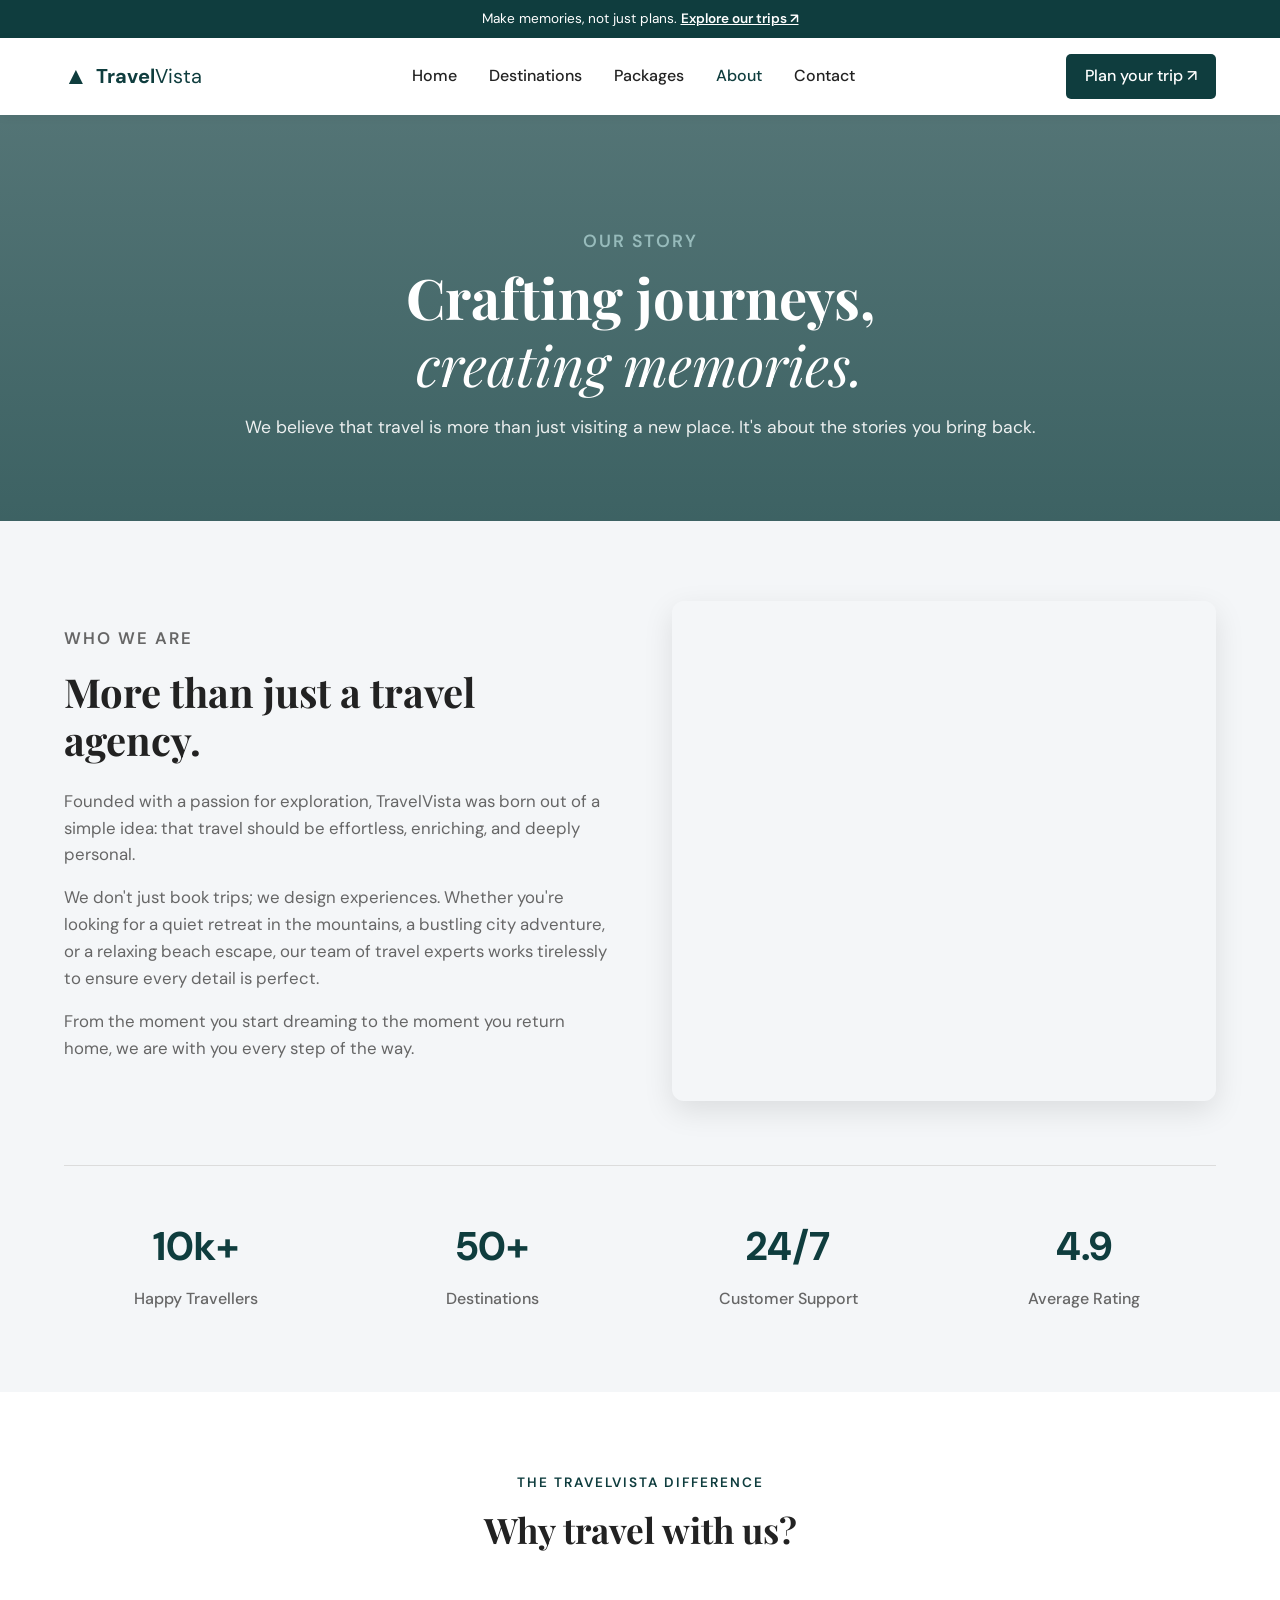
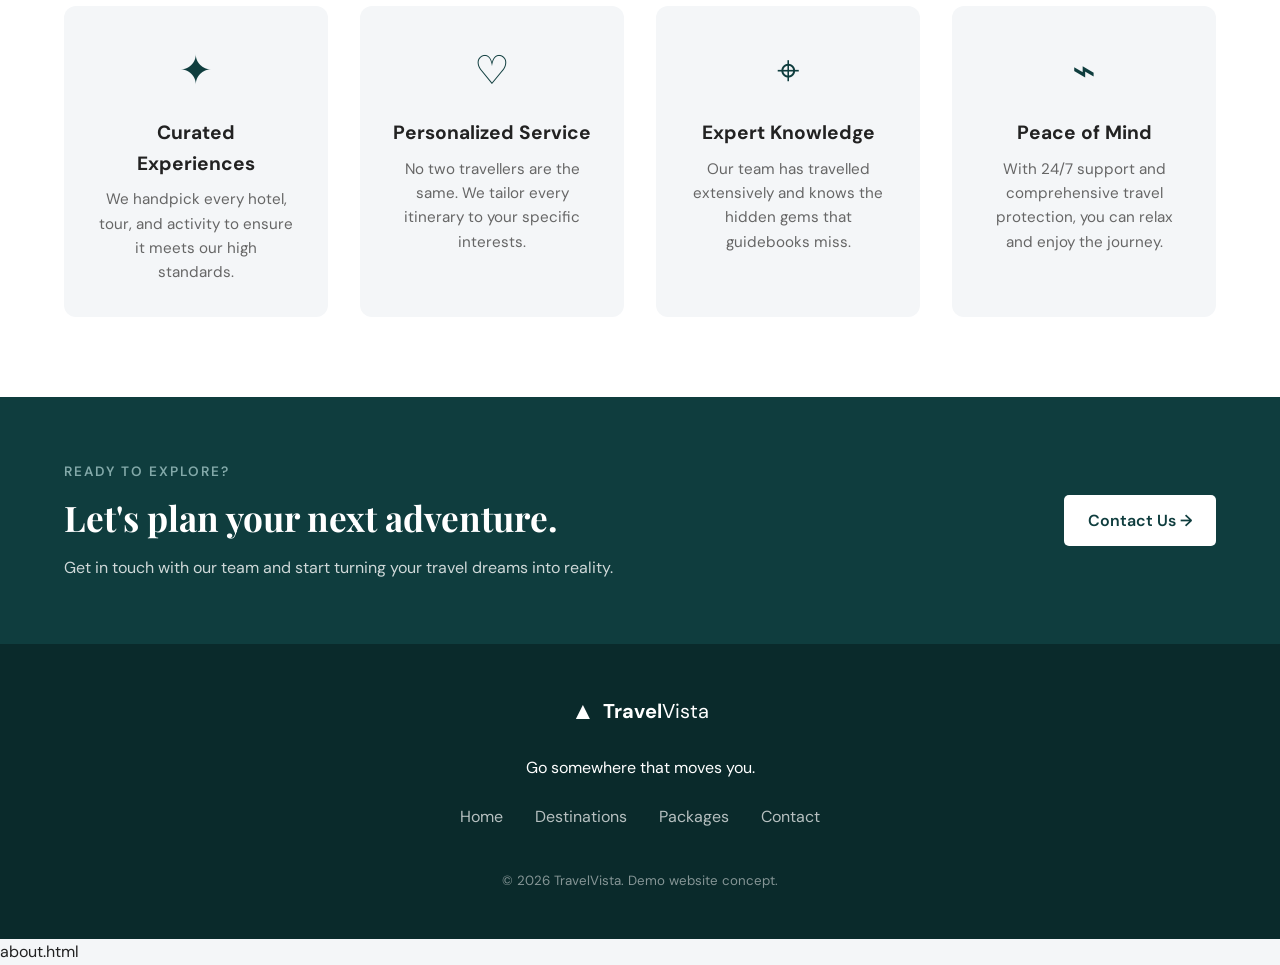
<file: about.html>
<!DOCTYPE html>
<html lang="en">
<head>
<meta charset="UTF-8">
<meta name="viewport" content="width=device-width, initial-scale=1.0">
<meta name="description" content="Learn more about TravelVista. We create unforgettable travel experiences.">
<title>About Us — TravelVista</title>

<!-- Fonts & Preconnect for fast loading -->
<link rel="preconnect" href="https://fonts.googleapis.com">
<link rel="preconnect" href="https://fonts.gstatic.com" crossorigin>
<link rel="preconnect" href="https://images.unsplash.com">
<link href="https://fonts.googleapis.com/css2?family=DM+Sans:wght@400;500;600;700&family=Playfair+Display:wght@600;700&display=swap" rel="stylesheet">

<!-- Embedded CSS for perfect visibility & responsiveness -->
<style>
  /* === GLOBAL STYLES === */
  :root {
    --primary: #0f3d3e; 
    --primary-hover: #0a2a2b;
    --text-dark: #222;
    --text-muted: #666;
    --bg-light: #f4f6f8;
    --white: #ffffff;
    --border: #dcdcdc;
    --font-heading: 'Playfair Display', serif;
    --font-body: 'DM Sans', sans-serif;
  }

  * { margin: 0; padding: 0; box-sizing: border-box; }
  body { font-family: var(--font-body); color: var(--text-dark); background-color: var(--bg-light); line-height: 1.6; }
  a { text-decoration: none; color: inherit; }

  /* === ANNOUNCEMENT & HEADER === */
  .announcement { background: var(--primary); color: var(--white); text-align: center; padding: 0.5rem; font-size: 0.85rem; }
  .announcement a { font-weight: 600; text-decoration: underline; }

  .site-header {
    display: flex; align-items: center; justify-content: space-between;
    padding: 1rem 5%; background: var(--white);
    box-shadow: 0 2px 10px rgba(0,0,0,0.05);
    position: sticky; top: 0; z-index: 100;
  }

  .brand { display: flex; align-items: center; gap: 0.5rem; font-size: 1.25rem; font-weight: 700; color: var(--primary); }
  .brand-mark { font-size: 1.5rem; }
  .brand-light { font-weight: 400; }

  .nav-links { display: flex; gap: 2rem; }
  .nav-links a { font-weight: 500; color: var(--text-dark); transition: color 0.3s; }
  .nav-links a:hover, .nav-links a.active { color: var(--primary); }

  .header-cta { background: var(--primary); color: var(--white); padding: 0.6rem 1.2rem; border-radius: 5px; font-weight: 500; transition: background 0.3s; }
  .header-cta:hover { background: var(--primary-hover); }
  .menu-toggle { display: none; background: none; border: none; font-size: 1.5rem; cursor: pointer; }

  /* === PAGE HERO === */
  .page-hero {
    position: relative;
    /* Optimized Hero Image */
    background-image: url('https://images.unsplash.com/photo-1476514525535-07fb3b4ae5f1?auto=format&fit=crop&w=1600&q=60');
    background-size: cover; background-position: center;
    padding: 7rem 5% 5rem; text-align: center; color: var(--white);
  }
  .page-hero::before {
    content: ''; position: absolute; top: 0; left: 0; right: 0; bottom: 0;
    background: linear-gradient(rgba(15, 61, 62, 0.7), rgba(15, 61, 62, 0.8));
  }
  .page-hero > div { position: relative; z-index: 10; max-width: 800px; margin: 0 auto; }
  .page-hero h1 { font-family: var(--font-heading); font-size: 3.5rem; margin-bottom: 1rem; line-height: 1.2; }
  .page-hero em { font-style: italic; font-weight: 400; }
  .page-hero p { font-size: 1.1rem; opacity: 0.9; }
  
  .eyebrow { font-size: 0.85rem; font-weight: 600; letter-spacing: 2px; text-transform: uppercase; margin-bottom: 0.5rem; color: var(--primary); }
  .eyebrow.light { color: #a0c4c4; }

  /* === MAIN SECTIONS === */
  .section { padding: 5rem 5%; max-width: 1300px; margin: 0 auto; }
  
  /* Our Story Grid */
  .about-grid {
    display: grid; grid-template-columns: 1fr 1fr; gap: 4rem; align-items: center;
  }
  .about-text h2 { font-family: var(--font-heading); font-size: 2.5rem; color: var(--text-dark); margin-bottom: 1.5rem; line-height: 1.2; }
  .about-text p { color: var(--text-muted); font-size: 1.05rem; margin-bottom: 1rem; }
  .about-image {
    height: 500px;
    background-image: url('https://images.unsplash.com/photo-1539635278303-d4002c07eae3?auto=format&fit=crop&w=800&q=60');
    background-size: cover; background-position: center;
    border-radius: 12px;
    box-shadow: 0 10px 30px rgba(0,0,0,0.1);
  }

  /* Stats Row */
  .stats-row {
    display: grid; grid-template-columns: repeat(4, 1fr); gap: 2rem;
    text-align: center; margin-top: 4rem; border-top: 1px solid var(--border); padding-top: 3rem;
  }
  .stat-item h3 { font-size: 2.5rem; font-weight: 700; color: var(--primary); margin-bottom: 0.5rem; }
  .stat-item p { color: var(--text-muted); font-weight: 500; }

  /* Why Choose Us Grid */
  .values-section { background: var(--white); }
  .values-header { text-align: center; margin-bottom: 3rem; }
  .values-header h2 { font-family: var(--font-heading); font-size: 2.2rem; color: var(--text-dark); }
  
  .values-grid {
    display: grid; grid-template-columns: repeat(auto-fit, minmax(250px, 1fr)); gap: 2rem;
  }
  .value-card {
    padding: 2rem; background: var(--bg-light); border-radius: 12px; text-align: center;
    transition: transform 0.3s;
  }
  .value-card:hover { transform: translateY(-5px); }
  .value-icon { font-size: 2.5rem; color: var(--primary); margin-bottom: 1rem; }
  .value-card h3 { font-size: 1.2rem; margin-bottom: 0.5rem; }
  .value-card p { color: var(--text-muted); font-size: 0.95rem; }

  /* === FINAL CTA === */
  .final-cta {
    background: var(--primary); color: var(--white); padding: 4rem 5%;
    display: flex; justify-content: space-between; align-items: center; flex-wrap: wrap; gap: 2rem;
  }
  .final-cta h2 { font-family: var(--font-heading); font-size: 2.2rem; margin: 0.5rem 0; }
  .final-cta p { opacity: 0.8; }
  .button-light { background: var(--white); color: var(--primary); padding: 0.8rem 1.5rem; border-radius: 5px; font-weight: 600; white-space: nowrap; transition: background 0.3s; }
  .button-light:hover { background: #e8f0f0; }

  /* === FOOTER === */
  .site-footer {
    background: #0a2a2b; color: var(--white); padding: 3rem 5%;
    display: flex; flex-direction: column; align-items: center; text-align: center; gap: 1.5rem;
  }
  .footer-brand { color: var(--white); }
  .footer-links { display: flex; gap: 2rem; }
  .footer-links a { opacity: 0.7; transition: opacity 0.3s; }
  .footer-links a:hover { opacity: 1; }
  .site-footer small { opacity: 0.5; margin-top: 1rem; }

  /* === RESPONSIVE DESIGN === */
  @media (max-width: 992px) {
    .about-grid { grid-template-columns: 1fr; gap: 2rem; }
    .about-image { height: 350px; }
    .stats-row { grid-template-columns: repeat(2, 1fr); }
  }
  @media (max-width: 768px) {
    .nav-links, .header-cta { display: none; }
    .menu-toggle { display: block; }
    .page-hero h1 { font-size: 2.5rem; }
    .about-text h2 { font-size: 2rem; }
    .final-cta { flex-direction: column; text-align: center; }
    .footer-links { flex-direction: column; gap: 1rem; }
  }
</style>
</head>
<body>

  <div class="announcement">Make memories, not just plans. <a href="packages.html">Explore our trips ↗</a></div>
  
  <header class="site-header">
    <a class="brand" href="index.html"><span class="brand-mark">▲</span><span>Travel<span class="brand-light">Vista</span></span></a>
    <button class="menu-toggle" aria-label="Open navigation" aria-expanded="false">☰</button>
    <nav class="nav-links" aria-label="Main navigation">
      <a href="index.html">Home</a>
      <a href="destinations.html">Destinations</a>
      <a href="packages.html">Packages</a>
      <a class="active" href="about.html">About</a>
      <a href="contact.html">Contact</a>
    </nav>
    <a class="header-cta" href="booking.html">Plan your trip ↗</a>
  </header>

<main>
  <!-- Page Hero -->
  <section class="page-hero">
    <div>
      <p class="eyebrow light">OUR STORY</p>
      <h1>Crafting journeys,<br><em>creating memories.</em></h1>
      <p>We believe that travel is more than just visiting a new place. It's about the stories you bring back.</p>
    </div>
  </section>

  <!-- Our Story Section -->
  <section class="section">
    <div class="about-grid">
      <div class="about-text">
        <p class="eyebrow">WHO WE ARE</p>
        <h2>More than just a travel agency.</h2>
        <p>Founded with a passion for exploration, TravelVista was born out of a simple idea: that travel should be effortless, enriching, and deeply personal.</p>
        <p>We don't just book trips; we design experiences. Whether you're looking for a quiet retreat in the mountains, a bustling city adventure, or a relaxing beach escape, our team of travel experts works tirelessly to ensure every detail is perfect.</p>
        <p>From the moment you start dreaming to the moment you return home, we are with you every step of the way.</p>
      </div>
      <div class="about-image" role="img" aria-label="Travelers exploring a new city"></div>
    </div>

    <!-- Stats -->
    <div class="stats-row">
      <div class="stat-item">
        <h3>10k+</h3>
        <p>Happy Travellers</p>
      </div>
      <div class="stat-item">
        <h3>50+</h3>
        <p>Destinations</p>
      </div>
      <div class="stat-item">
        <h3>24/7</h3>
        <p>Customer Support</p>
      </div>
      <div class="stat-item">
        <h3>4.9</h3>
        <p>Average Rating</p>
      </div>
    </div>
  </section>

  <!-- Why Choose Us Section -->
  <section class="section values-section">
    <div class="values-header">
      <p class="eyebrow">THE TRAVELVISTA DIFFERENCE</p>
      <h2>Why travel with us?</h2>
    </div>
    
    <div class="values-grid">
      <div class="value-card">
        <div class="value-icon">✦</div>
        <h3>Curated Experiences</h3>
        <p>We handpick every hotel, tour, and activity to ensure it meets our high standards.</p>
      </div>
      <div class="value-card">
        <div class="value-icon">♡</div>
        <h3>Personalized Service</h3>
        <p>No two travellers are the same. We tailor every itinerary to your specific interests.</p>
      </div>
      <div class="value-card">
        <div class="value-icon">⌖</div>
        <h3>Expert Knowledge</h3>
        <p>Our team has travelled extensively and knows the hidden gems that guidebooks miss.</p>
      </div>
      <div class="value-card">
        <div class="value-icon">⌁</div>
        <h3>Peace of Mind</h3>
        <p>With 24/7 support and comprehensive travel protection, you can relax and enjoy the journey.</p>
      </div>
    </div>
  </section>

  <!-- Final CTA -->
  <section class="final-cta">
    <div>
      <p class="eyebrow light">READY TO EXPLORE?</p>
      <h2>Let's plan your next adventure.</h2>
      <p>Get in touch with our team and start turning your travel dreams into reality.</p>
    </div>
    <a class="button-light" href="contact.html">Contact Us →</a>
  </section>
</main>

  <footer class="site-footer">
    <a class="brand footer-brand" href="index.html"><span class="brand-mark">▲</span><span>Travel<span class="brand-light">Vista</span></span></a>
    <p>Go somewhere that moves you.</p>
    <div class="footer-links">
      <a href="index.html">Home</a>
      <a href="destinations.html">Destinations</a>
      <a href="packages.html">Packages</a>
      <a href="contact.html">Contact</a>
    </div>
    <small>© <span class="year"></span> TravelVista. Demo website concept.</small>
  </footer>

  <!-- Script for dynamic year and mobile menu -->
  <script>
    // Update Year dynamically
    document.querySelectorAll('.year').forEach(el => {
      el.textContent = new Date().getFullYear();
    });

    // Basic Mobile Menu Toggle (Optional implementation)
    const menuToggle = document.querySelector('.menu-toggle');
    const navLinks = document.querySelector('.nav-links');
    if(menuToggle && navLinks) {
      menuToggle.addEventListener('click', () => {
        const isExpanded = menuToggle.getAttribute('aria-expanded') === 'true';
        menuToggle.setAttribute('aria-expanded', !isExpanded);
        navLinks.style.display = isExpanded ? 'none' : 'flex';
        navLinks.style.flexDirection = 'column';
        navLinks.style.position = 'absolute';
        navLinks.style.top = '100%';
        navLinks.style.left = '0';
        navLinks.style.width = '100%';
        navLinks.style.background = 'white';
        navLinks.style.padding = '1rem';
        navLinks.style.boxShadow = '0 5px 10px rgba(0,0,0,0.1)';
      });
    }
  </script>
</body>
</html>about.html
</file>
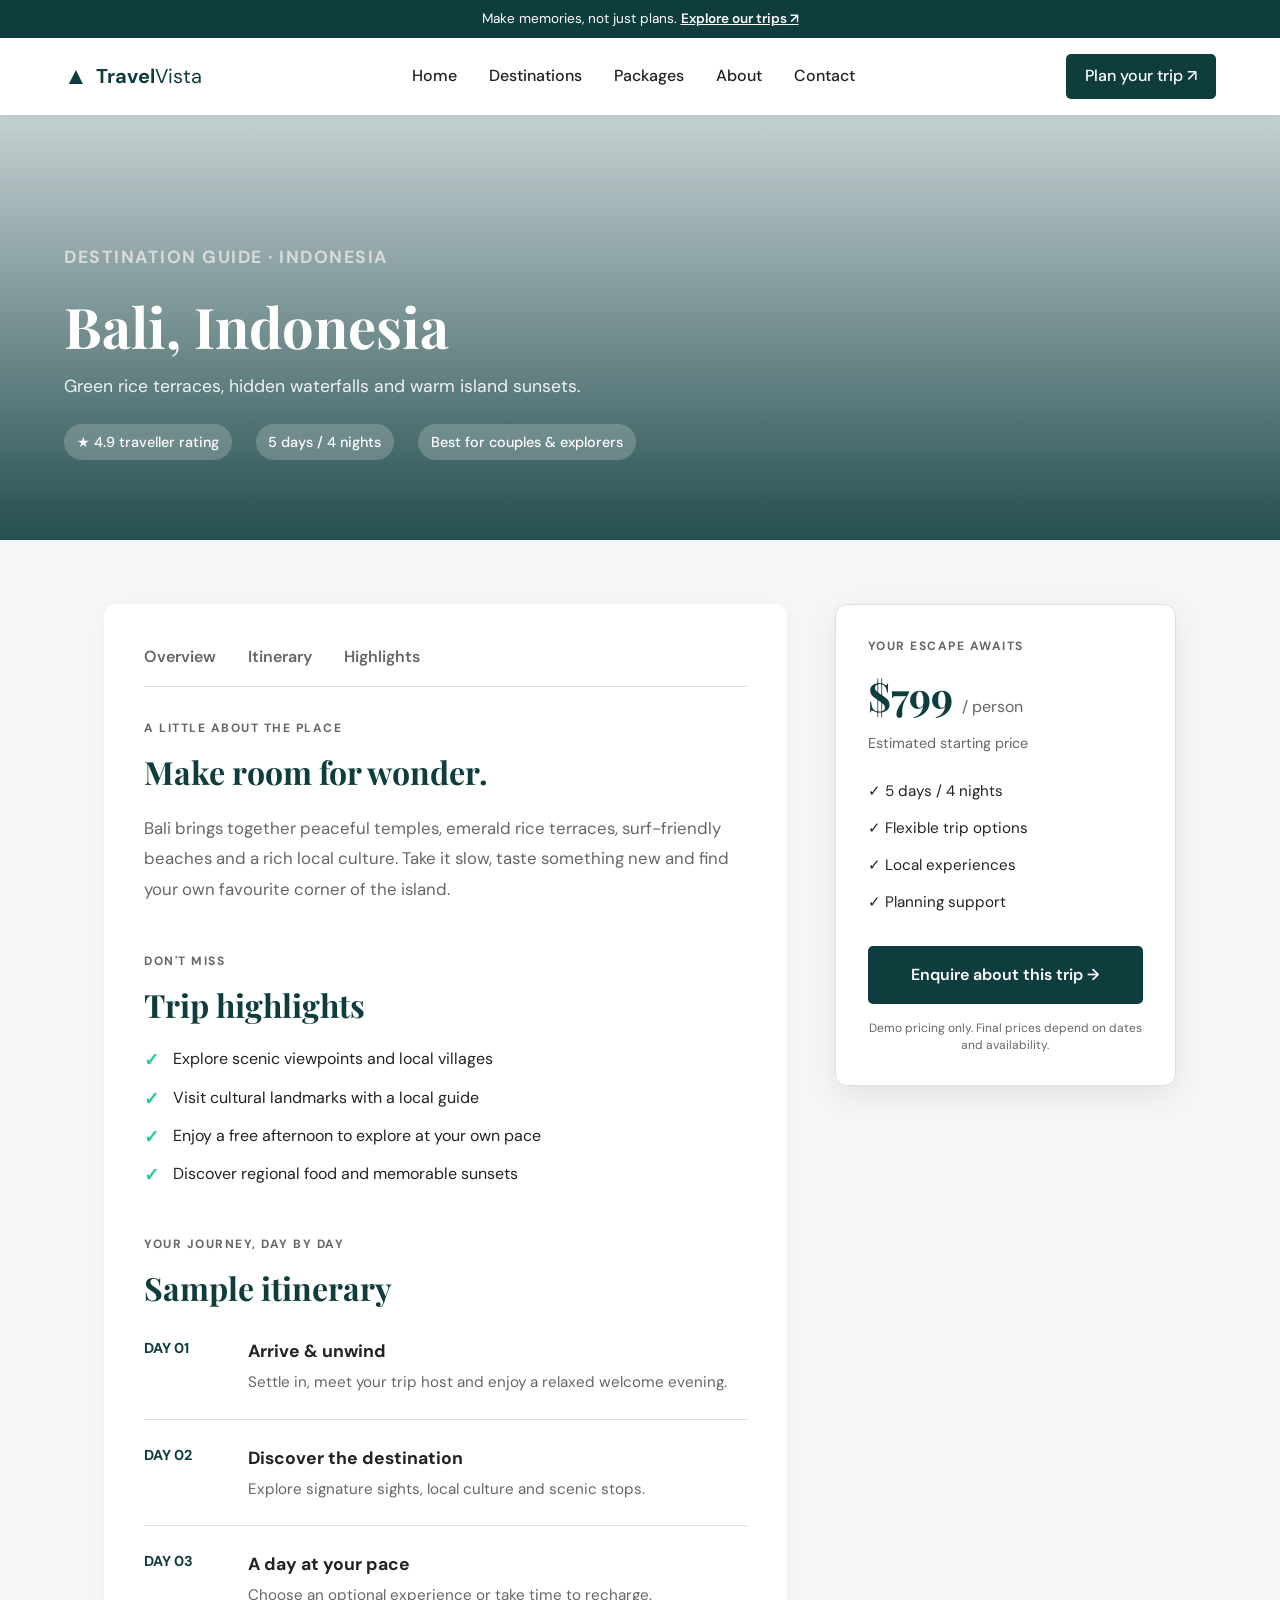
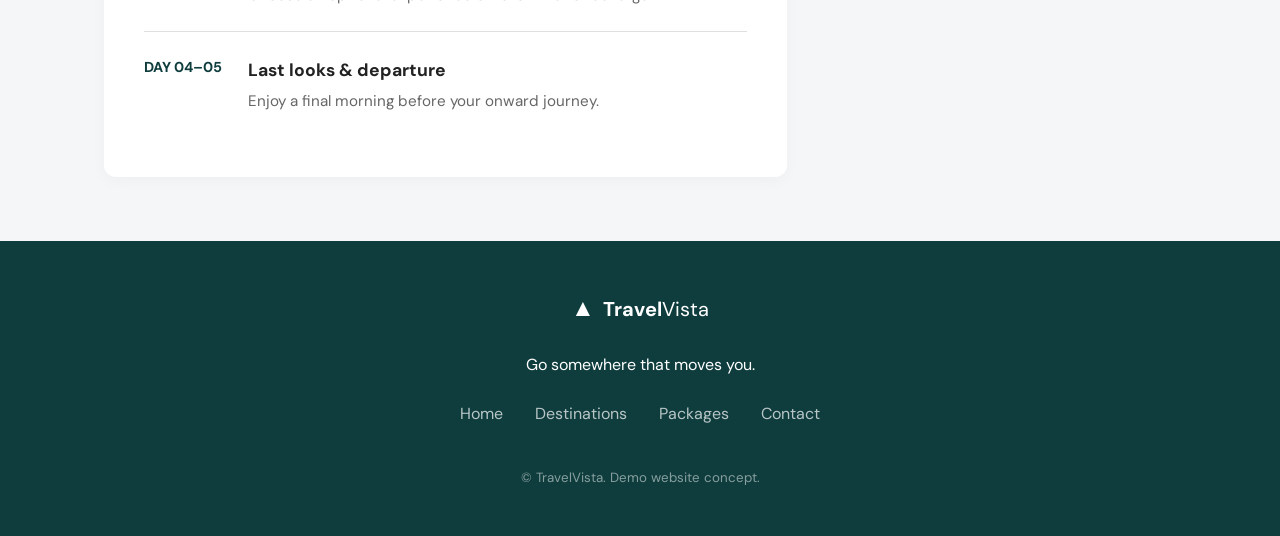
<file: destination-details.html>
<!DOCTYPE html>
<html lang="en">
<head>
<meta charset="UTF-8">
<meta name="viewport" content="width=device-width, initial-scale=1.0">
<meta name="description" content="Explore destinations and thoughtfully curated travel packages with TravelVista.">
<title>Destination Details — TravelVista</title>
<link rel="preconnect" href="https://fonts.googleapis.com">
<link rel="preconnect" href="https://fonts.gstatic.com" crossorigin>
<link rel="preconnect" href="https://images.unsplash.com">
<link href="https://fonts.googleapis.com/css2?family=DM+Sans:wght@400;500;600;700&family=Playfair+Display:wght@600;700&display=swap" rel="stylesheet">

<!-- Embedded CSS for Perfect Design -->
<style>
  /* === GLOBAL & HEADER/FOOTER STYLES (Same as Index) === */
  :root {
    --primary: #0f3d3e; 
    --primary-hover: #0a2a2b;
    --text-dark: #222;
    --text-muted: #666;
    --bg-light: #f4f6f8;
    --white: #ffffff;
    --border: #e0e0e0;
    --font-heading: 'Playfair Display', serif;
    --font-body: 'DM Sans', sans-serif;
  }

  * { margin: 0; padding: 0; box-sizing: border-box; }
  body { font-family: var(--font-body); color: var(--text-dark); background-color: var(--bg-light); line-height: 1.6; }
  a { text-decoration: none; color: inherit; }

  .announcement { background: var(--primary); color: var(--white); text-align: center; padding: 0.5rem; font-size: 0.85rem; }
  .announcement a { font-weight: 600; text-decoration: underline; }

  .site-header { display: flex; align-items: center; justify-content: space-between; padding: 1rem 5%; background: var(--white); box-shadow: 0 2px 10px rgba(0,0,0,0.05); position: sticky; top: 0; z-index: 100; }
  .brand { display: flex; align-items: center; gap: 0.5rem; font-size: 1.25rem; font-weight: 700; color: var(--primary); }
  .brand-mark { font-size: 1.5rem; }
  .brand-light { font-weight: 400; }
  .nav-links { display: flex; gap: 2rem; }
  .nav-links a { font-weight: 500; color: var(--text-dark); transition: color 0.3s; }
  .nav-links a:hover, .nav-links a.active { color: var(--primary); }
  .header-cta { background: var(--primary); color: var(--white); padding: 0.6rem 1.2rem; border-radius: 5px; font-weight: 500; transition: background 0.3s; }
  .header-cta:hover { background: var(--primary-hover); }
  .menu-toggle { display: none; background: none; border: none; font-size: 1.5rem; cursor: pointer; }

  /* === DETAIL PAGE SPECIFIC STYLES === */
  .eyebrow { font-size: 0.75rem; font-weight: 700; letter-spacing: 1.5px; color: var(--text-muted); text-transform: uppercase; margin-bottom: 0.5rem; }
  .eyebrow.light { color: #e0e0e0; }

  .detail-hero {
    position: relative;
    /* Optimized Bali Background Image */
    background-image: url('https://images.unsplash.com/photo-1537996194471-e657df975ab4?auto=format&fit=crop&w=1600&q=60');
    background-size: cover;
    background-position: center;
    padding: 8rem 5% 5rem;
    color: var(--white);
  }
  .detail-shade { position: absolute; inset: 0; background: linear-gradient(to top, rgba(15,61,62,0.9), rgba(15,61,62,0.2)); }
  .detail-hero-content { position: relative; z-index: 10; max-width: 1200px; margin: 0 auto; }
  .detail-hero h1 { font-family: var(--font-heading); font-size: 3.5rem; margin-bottom: 1rem; line-height: 1.1; }
  .detail-hero p { font-size: 1.1rem; opacity: 0.9; max-width: 600px; margin-bottom: 1.5rem; }
  
  .detail-stats { display: flex; gap: 1.5rem; font-size: 0.9rem; font-weight: 500; flex-wrap: wrap; }
  .detail-stats span { background: rgba(255,255,255,0.2); padding: 0.4rem 0.8rem; border-radius: 20px; backdrop-filter: blur(5px); }

  /* === LAYOUT (Grid) === */
  .detail-layout { display: grid; grid-template-columns: 2fr 1fr; gap: 3rem; max-width: 1200px; margin: 0 auto; }
  .section { padding: 4rem 5%; }

  /* === MAIN CONTENT === */
  .detail-main { background: var(--white); padding: 2.5rem; border-radius: 12px; box-shadow: 0 4px 15px rgba(0,0,0,0.03); }
  .detail-tabs { display: flex; gap: 2rem; border-bottom: 1px solid var(--border); padding-bottom: 1rem; margin-bottom: 2rem; }
  .detail-tabs a { font-weight: 600; color: var(--text-muted); transition: color 0.3s; }
  .detail-tabs a:hover { color: var(--primary); }
  
  .detail-main h2 { font-family: var(--font-heading); font-size: 2rem; color: var(--primary); margin-bottom: 1rem; }
  .body-copy { font-size: 1.05rem; color: var(--text-muted); line-height: 1.8; }
  
  .detail-subsection { margin-top: 3rem; }
  
  /* Checklist */
  .check-list { list-style: none; margin-top: 1rem; }
  .check-list li { position: relative; padding-left: 1.8rem; margin-bottom: 0.8rem; color: var(--text-dark); }
  .check-list li::before { content: '✓'; position: absolute; left: 0; color: #20c997; font-weight: bold; font-size: 1.1rem; }

  /* Itinerary */
  .itinerary-item { display: flex; gap: 1.5rem; margin-top: 1.5rem; padding-bottom: 1.5rem; border-bottom: 1px solid var(--border); }
  .itinerary-item:last-child { border-bottom: none; }
  .itinerary-item span { font-weight: 700; color: var(--primary); min-width: 80px; font-size: 0.9rem; }
  .itinerary-item h3 { font-size: 1.1rem; color: var(--text-dark); margin-bottom: 0.3rem; }
  .itinerary-item p { color: var(--text-muted); font-size: 0.95rem; }

  /* === SIDEBAR BOOKING CARD === */
  .booking-card {
    background: var(--white);
    padding: 2rem;
    border-radius: 12px;
    box-shadow: 0 10px 30px rgba(0,0,0,0.08);
    position: sticky;
    top: 100px;
    align-self: start;
    border: 1px solid var(--border);
  }
  .booking-card .price { font-size: 2.5rem; font-weight: 700; color: var(--primary); font-family: var(--font-heading); margin-bottom: 0.2rem; }
  .booking-card .price span { font-size: 1rem; font-family: var(--font-body); color: var(--text-muted); font-weight: 400; }
  .booking-card .muted { color: var(--text-muted); font-size: 0.9rem; margin-bottom: 1.5rem; }
  .booking-card ul { list-style: none; margin-bottom: 2rem; }
  .booking-card ul li { margin-bottom: 0.8rem; font-size: 0.95rem; color: var(--text-dark); }
  
  .full-button { width: 100%; text-align: center; display: block; margin-bottom: 1rem; background: var(--primary); color: var(--white); padding: 1rem; border-radius: 5px; font-weight: 600; transition: background 0.3s; }
  .full-button:hover { background: var(--primary-hover); }
  .tiny-note { font-size: 0.75rem; color: var(--text-muted); text-align: center; line-height: 1.4; }

  /* === FOOTER === */
  .site-footer { background: var(--primary); color: var(--white); padding: 3rem 5%; display: flex; flex-direction: column; align-items: center; text-align: center; gap: 1.5rem; }
  .footer-brand { color: var(--white); }
  .footer-links { display: flex; gap: 2rem; }
  .footer-links a { opacity: 0.7; transition: opacity 0.3s; }
  .footer-links a:hover { opacity: 1; }
  .site-footer small { opacity: 0.5; margin-top: 1rem; }

  /* === RESPONSIVE DESIGN === */
  @media (max-width: 900px) {
    .detail-layout { grid-template-columns: 1fr; }
    .booking-card { position: static; margin-top: 2rem; }
  }
  @media (max-width: 768px) {
    .nav-links, .header-cta { display: none; }
    .menu-toggle { display: block; }
    .detail-hero { padding: 6rem 5% 3rem; }
    .detail-hero h1 { font-size: 2.5rem; }
    .detail-main { padding: 1.5rem; }
    .itinerary-item { flex-direction: column; gap: 0.5rem; }
    .footer-links { flex-direction: column; gap: 1rem; }
  }
</style>
</head>
<body>

  <div class="announcement">Make memories, not just plans. <a href="packages.html">Explore our trips ↗</a></div>
  <header class="site-header">
    <a class="brand" href="index.html"><span class="brand-mark">▲</span><span>Travel<span class="brand-light">Vista</span></span></a>
    <button class="menu-toggle" aria-label="Open navigation" aria-expanded="false">☰</button>
    <nav class="nav-links" aria-label="Main navigation">
      <a href="index.html">Home</a><a href="destinations.html">Destinations</a><a href="packages.html">Packages</a><a href="index.html#why-us">About</a><a href="contact.html">Contact</a>
    </nav>
    <a class="header-cta" href="booking.html">Plan your trip ↗</a>
  </header>

<main>
  <section class="detail-hero bali" id="detail-hero">
    <div class="detail-shade"></div>
    <div class="detail-hero-content">
      <p class="eyebrow light">DESTINATION GUIDE · INDONESIA</p>
      <h1 id="detail-title">Bali, Indonesia</h1>
      <p>Green rice terraces, hidden waterfalls and warm island sunsets.</p>
      <div class="detail-stats">
        <span>★ 4.9 traveller rating</span>
        <span>5 days / 4 nights</span>
        <span>Best for couples & explorers</span>
      </div>
    </div>
  </section>

  <section class="detail-layout section">
    <article class="detail-main">
      <div class="detail-tabs">
        <a href="#overview">Overview</a>
        <a href="#itinerary">Itinerary</a>
        <a href="#highlights">Highlights</a>
      </div>
      
      <section id="overview">
        <p class="eyebrow">A LITTLE ABOUT THE PLACE</p>
        <h2>Make room for wonder.</h2>
        <p class="body-copy" id="detail-description">Bali brings together peaceful temples, emerald rice terraces, surf-friendly beaches and a rich local culture. Take it slow, taste something new and find your own favourite corner of the island.</p>
      </section>
      
      <section id="highlights" class="detail-subsection">
        <p class="eyebrow">DON'T MISS</p>
        <h2>Trip highlights</h2>
        <ul class="check-list">
          <li>Explore scenic viewpoints and local villages</li>
          <li>Visit cultural landmarks with a local guide</li>
          <li>Enjoy a free afternoon to explore at your own pace</li>
          <li>Discover regional food and memorable sunsets</li>
        </ul>
      </section>
      
      <section id="itinerary" class="detail-subsection">
        <p class="eyebrow">YOUR JOURNEY, DAY BY DAY</p>
        <h2>Sample itinerary</h2>
        
        <div class="itinerary-item">
          <span>DAY 01</span>
          <div>
            <h3>Arrive & unwind</h3>
            <p>Settle in, meet your trip host and enjoy a relaxed welcome evening.</p>
          </div>
        </div>
        <div class="itinerary-item">
          <span>DAY 02</span>
          <div>
            <h3>Discover the destination</h3>
            <p>Explore signature sights, local culture and scenic stops.</p>
          </div>
        </div>
        <div class="itinerary-item">
          <span>DAY 03</span>
          <div>
            <h3>A day at your pace</h3>
            <p>Choose an optional experience or take time to recharge.</p>
          </div>
        </div>
        <div class="itinerary-item">
          <span>DAY 04–05</span>
          <div>
            <h3>Last looks & departure</h3>
            <p>Enjoy a final morning before your onward journey.</p>
          </div>
        </div>
      </section>
    </article>

    <aside class="booking-card">
      <p class="eyebrow">YOUR ESCAPE AWAITS</p>
      <p class="price">$799 <span>/ person</span></p>
      <p class="muted">Estimated starting price</p>
      <ul>
        <li>✓ 5 days / 4 nights</li>
        <li>✓ Flexible trip options</li>
        <li>✓ Local experiences</li>
        <li>✓ Planning support</li>
      </ul>
      <a class="button search-button full-button" href="booking.html">Enquire about this trip →</a>
      <p class="tiny-note">Demo pricing only. Final prices depend on dates and availability.</p>
    </aside>
  </section>
</main>

  <footer class="site-footer">
    <a class="brand footer-brand" href="index.html"><span class="brand-mark">▲</span><span>Travel<span class="brand-light">Vista</span></span></a>
    <p>Go somewhere that moves you.</p>
    <div class="footer-links"><a href="index.html">Home</a><a href="destinations.html">Destinations</a><a href="packages.html">Packages</a><a href="contact.html">Contact</a></div>
    <small>© <span class="year"></span> TravelVista. Demo website concept.</small>
  </footer>
  <script src="script.js"></script>

</body>
</html>
</file>
